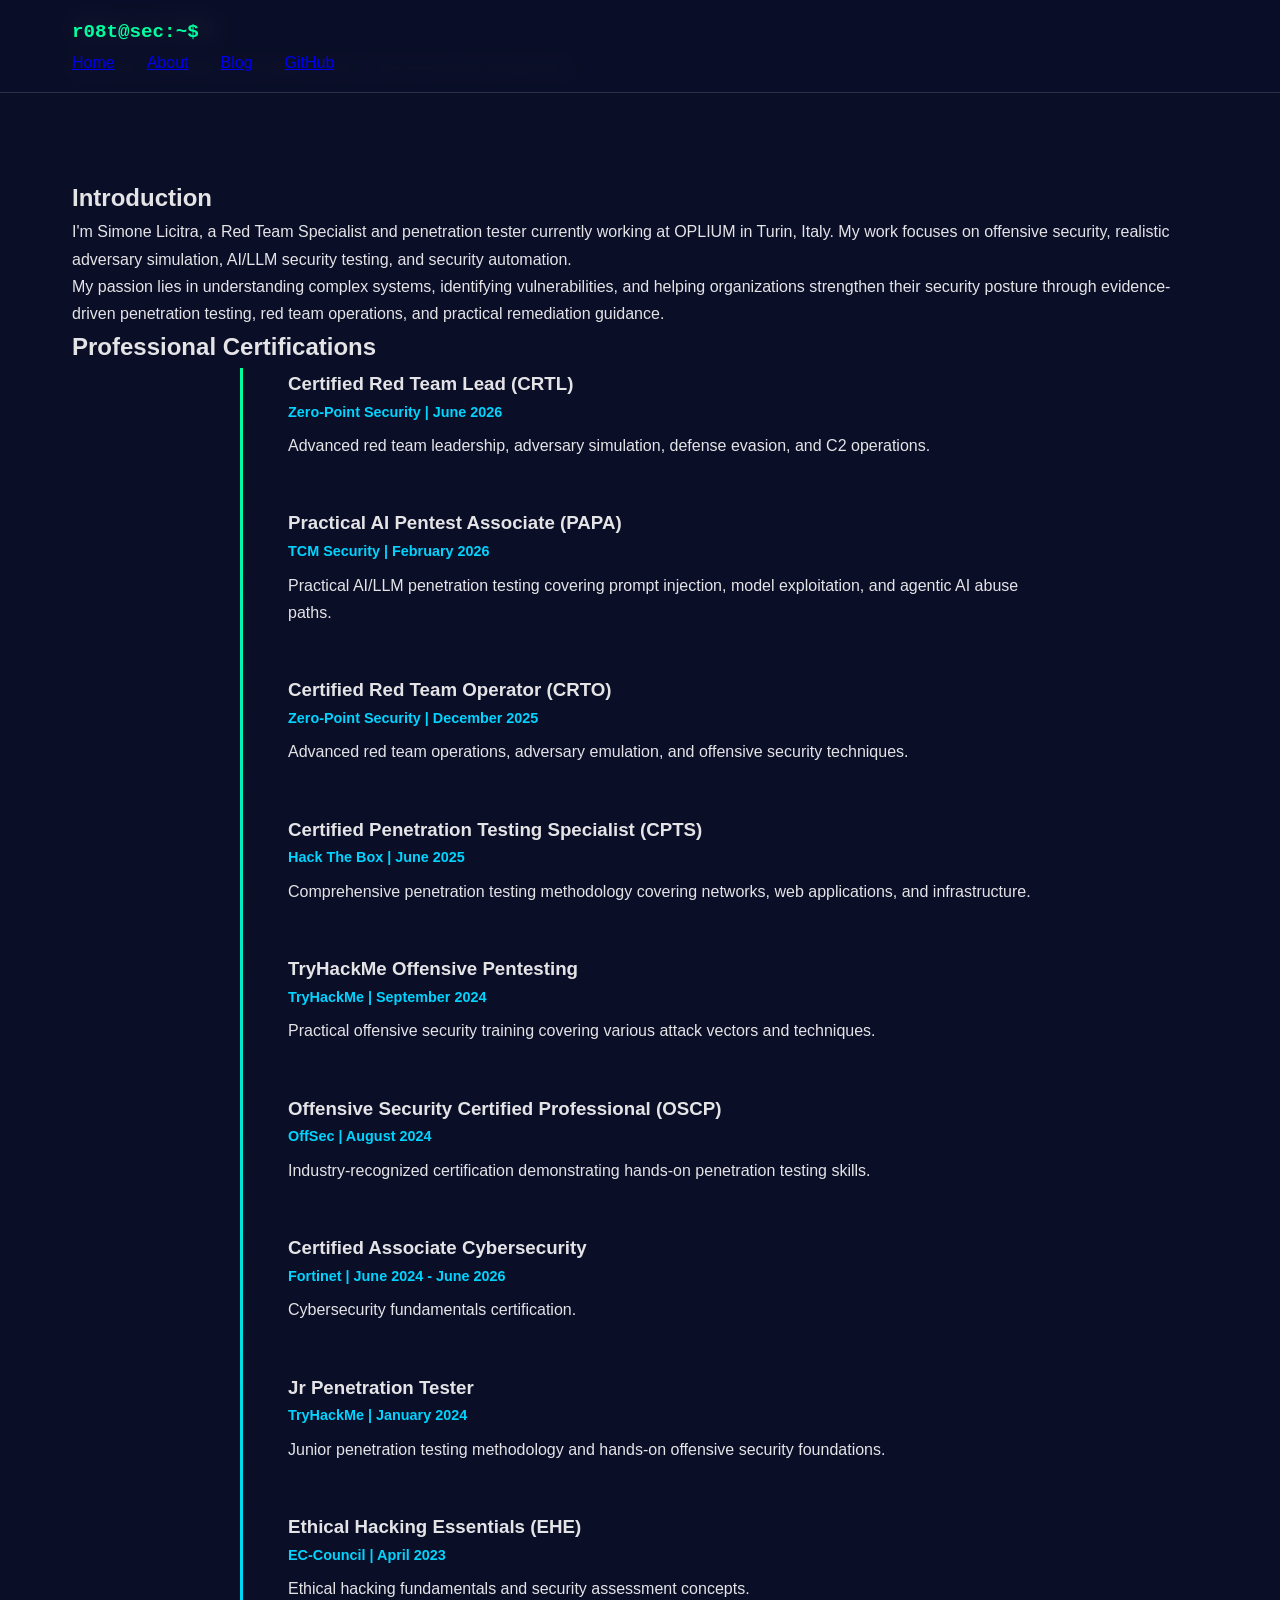
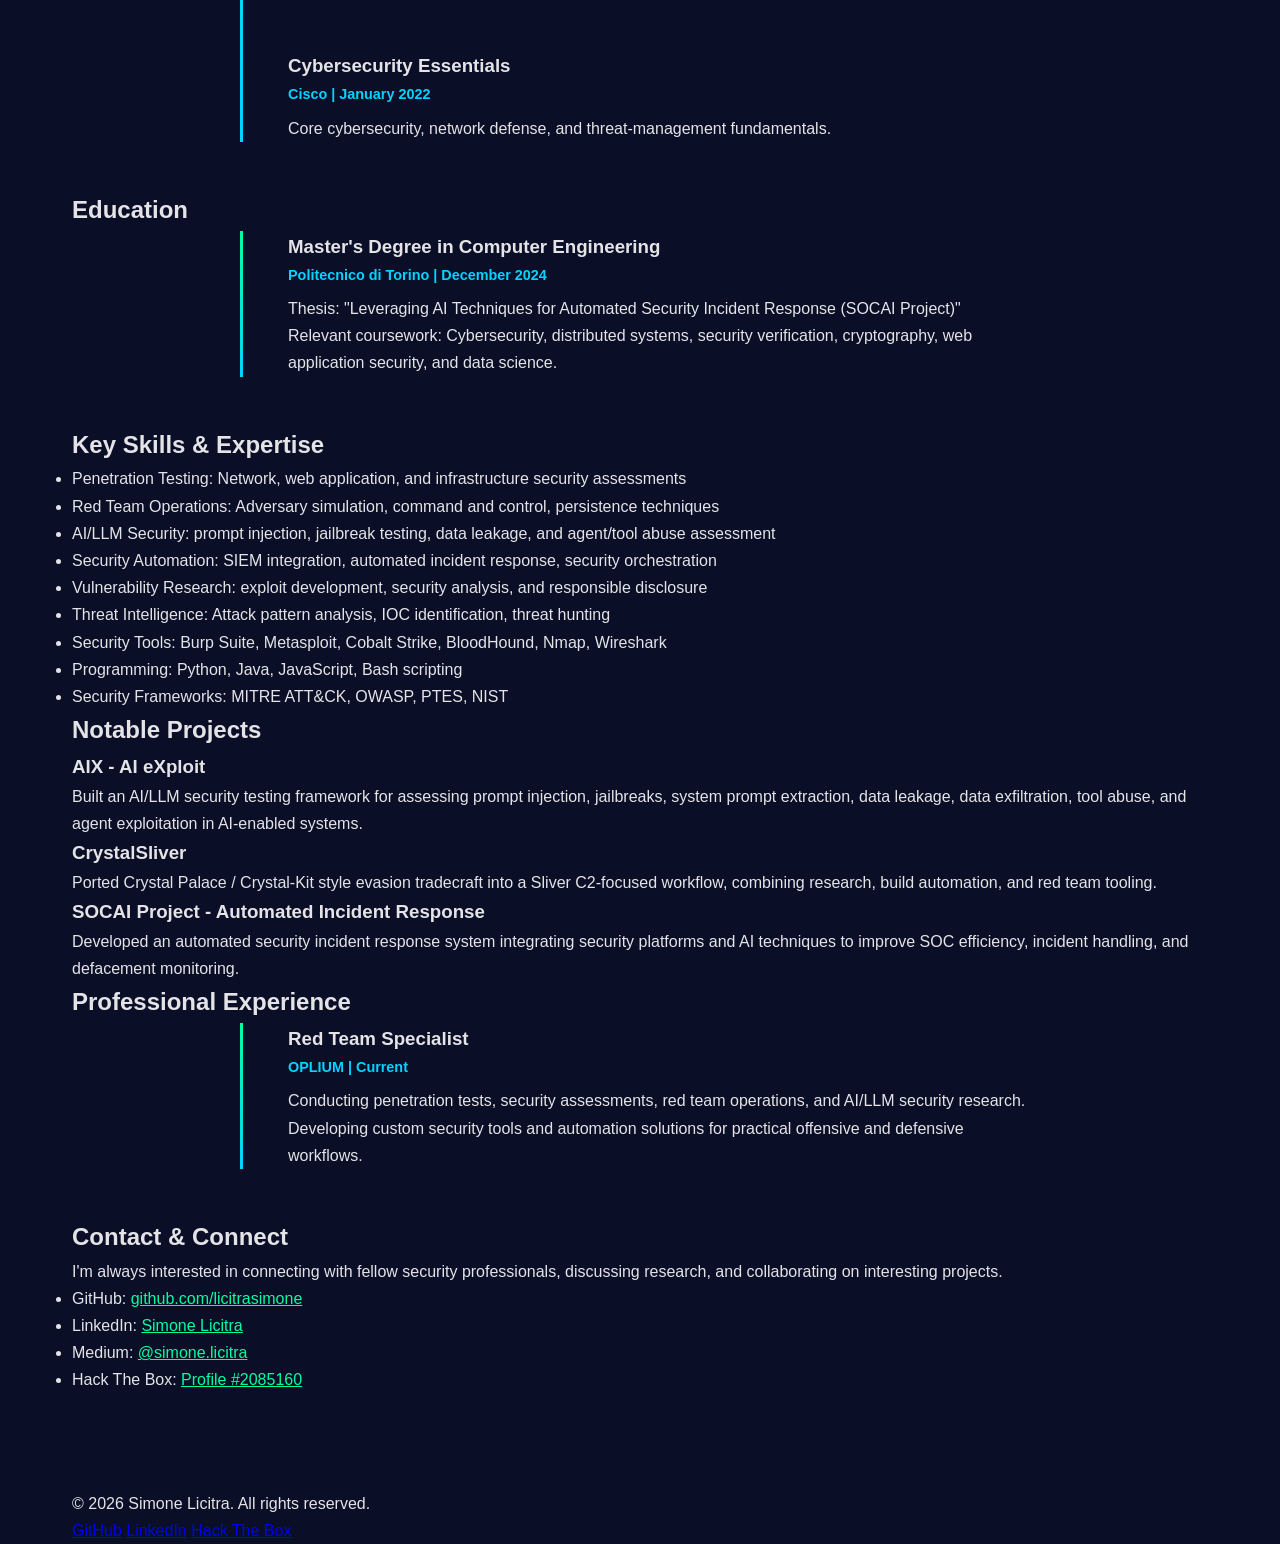
<file: about.html>
<!DOCTYPE html>
<html lang="en">
<head>
    <meta charset="UTF-8">
    <meta name="viewport" content="width=device-width, initial-scale=1.0">
    <meta name="description" content="About Simone Licitra - Red Team Specialist with CRTL, CRTO, PAPA, OSCP, and CPTS certifications. Learn about my experience in AI/LLM security, penetration testing, and red team operations.">
    <title>About | Simone Licitra</title>
    <link rel="stylesheet" href="styles.css">
</head>
<body>
    <nav class="navbar">
        <div class="container">
            <div class="nav-brand">
                <a href="index.html">r08t@sec:~$</a>
            </div>
            <ul class="nav-menu">
                <li><a href="index.html">Home</a></li>
                <li><a href="about.html" class="active">About</a></li>
                <li><a href="blog.html">Blog</a></li>
                <li><a href="https://github.com/licitrasimone" target="_blank">GitHub</a></li>
            </ul>
        </div>
    </nav>

    <header class="content-header">
        <div class="container">
            <h1>About Me</h1>
            <p class="subtitle">Red Team Specialist | Penetration Tester | AI/LLM Security Researcher</p>
        </div>
    </header>

    <section class="content-section">
        <div class="container">
            <h2>Introduction</h2>
            <p>I'm Simone Licitra, a Red Team Specialist and penetration tester currently working at OPLIUM in Turin, Italy. My work focuses on offensive security, realistic adversary simulation, AI/LLM security testing, and security automation.</p>
            <p>My passion lies in understanding complex systems, identifying vulnerabilities, and helping organizations strengthen their security posture through evidence-driven penetration testing, red team operations, and practical remediation guidance.</p>

            <h2>Professional Certifications</h2>
            <div class="timeline">
                <div class="timeline-item">
                    <h3>Certified Red Team Lead (CRTL)</h3>
                    <div class="timeline-date">Zero-Point Security | June 2026</div>
                    <p>Advanced red team leadership, adversary simulation, defense evasion, and C2 operations.</p>
                </div>
                <div class="timeline-item">
                    <h3>Practical AI Pentest Associate (PAPA)</h3>
                    <div class="timeline-date">TCM Security | February 2026</div>
                    <p>Practical AI/LLM penetration testing covering prompt injection, model exploitation, and agentic AI abuse paths.</p>
                </div>
                <div class="timeline-item">
                    <h3>Certified Red Team Operator (CRTO)</h3>
                    <div class="timeline-date">Zero-Point Security | December 2025</div>
                    <p>Advanced red team operations, adversary emulation, and offensive security techniques.</p>
                </div>
                <div class="timeline-item">
                    <h3>Certified Penetration Testing Specialist (CPTS)</h3>
                    <div class="timeline-date">Hack The Box | June 2025</div>
                    <p>Comprehensive penetration testing methodology covering networks, web applications, and infrastructure.</p>
                </div>
                <div class="timeline-item">
                    <h3>TryHackMe Offensive Pentesting</h3>
                    <div class="timeline-date">TryHackMe | September 2024</div>
                    <p>Practical offensive security training covering various attack vectors and techniques.</p>
                </div>
                <div class="timeline-item">
                    <h3>Offensive Security Certified Professional (OSCP)</h3>
                    <div class="timeline-date">OffSec | August 2024</div>
                    <p>Industry-recognized certification demonstrating hands-on penetration testing skills.</p>
                </div>
                <div class="timeline-item">
                    <h3>Certified Associate Cybersecurity</h3>
                    <div class="timeline-date">Fortinet | June 2024 - June 2026</div>
                    <p>Cybersecurity fundamentals certification.</p>
                </div>
                <div class="timeline-item">
                    <h3>Jr Penetration Tester</h3>
                    <div class="timeline-date">TryHackMe | January 2024</div>
                    <p>Junior penetration testing methodology and hands-on offensive security foundations.</p>
                </div>
                <div class="timeline-item">
                    <h3>Ethical Hacking Essentials (EHE)</h3>
                    <div class="timeline-date">EC-Council | April 2023</div>
                    <p>Ethical hacking fundamentals and security assessment concepts.</p>
                </div>
                <div class="timeline-item">
                    <h3>Cybersecurity Essentials</h3>
                    <div class="timeline-date">Cisco | January 2022</div>
                    <p>Core cybersecurity, network defense, and threat-management fundamentals.</p>
                </div>
            </div>

            <h2>Education</h2>
            <div class="timeline">
                <div class="timeline-item">
                    <h3>Master's Degree in Computer Engineering</h3>
                    <div class="timeline-date">Politecnico di Torino | December 2024</div>
                    <p>Thesis: "Leveraging AI Techniques for Automated Security Incident Response (SOCAI Project)"</p>
                    <p>Relevant coursework: Cybersecurity, distributed systems, security verification, cryptography, web application security, and data science.</p>
                </div>
            </div>

            <h2>Key Skills & Expertise</h2>
            <ul>
                <li>Penetration Testing: Network, web application, and infrastructure security assessments</li>
                <li>Red Team Operations: Adversary simulation, command and control, persistence techniques</li>
                <li>AI/LLM Security: prompt injection, jailbreak testing, data leakage, and agent/tool abuse assessment</li>
                <li>Security Automation: SIEM integration, automated incident response, security orchestration</li>
                <li>Vulnerability Research: exploit development, security analysis, and responsible disclosure</li>
                <li>Threat Intelligence: Attack pattern analysis, IOC identification, threat hunting</li>
                <li>Security Tools: Burp Suite, Metasploit, Cobalt Strike, BloodHound, Nmap, Wireshark</li>
                <li>Programming: Python, Java, JavaScript, Bash scripting</li>
                <li>Security Frameworks: MITRE ATT&CK, OWASP, PTES, NIST</li>
            </ul>

            <h2>Notable Projects</h2>

            <h3>AIX - AI eXploit</h3>
            <p>Built an AI/LLM security testing framework for assessing prompt injection, jailbreaks, system prompt extraction, data leakage, data exfiltration, tool abuse, and agent exploitation in AI-enabled systems.</p>

            <h3>CrystalSliver</h3>
            <p>Ported Crystal Palace / Crystal-Kit style evasion tradecraft into a Sliver C2-focused workflow, combining research, build automation, and red team tooling.</p>

            <h3>SOCAI Project - Automated Incident Response</h3>
            <p>Developed an automated security incident response system integrating security platforms and AI techniques to improve SOC efficiency, incident handling, and defacement monitoring.</p>

            <h2>Professional Experience</h2>
            <div class="timeline">
                <div class="timeline-item">
                    <h3>Red Team Specialist</h3>
                    <div class="timeline-date">OPLIUM | Current</div>
                    <p>Conducting penetration tests, security assessments, red team operations, and AI/LLM security research. Developing custom security tools and automation solutions for practical offensive and defensive workflows.</p>
                </div>
            </div>

            <h2>Contact & Connect</h2>
            <p>I'm always interested in connecting with fellow security professionals, discussing research, and collaborating on interesting projects.</p>
            <ul>
                <li>GitHub: <a href="https://github.com/licitrasimone" target="_blank" style="color: var(--accent-primary);">github.com/licitrasimone</a></li>
                <li>LinkedIn: <a href="https://www.linkedin.com/in/simone-licitra-009b8490/" target="_blank" style="color: var(--accent-primary);">Simone Licitra</a></li>
                <li>Medium: <a href="https://medium.com/@simone.licitra" target="_blank" style="color: var(--accent-primary);">@simone.licitra</a></li>
                <li>Hack The Box: <a href="https://app.hackthebox.com/profile/2085160" target="_blank" style="color: var(--accent-primary);">Profile #2085160</a></li>
            </ul>
        </div>
    </section>

    <footer>
        <div class="container">
            <p>&copy; 2026 Simone Licitra. All rights reserved.</p>
            <div class="social-links">
                <a href="https://github.com/licitrasimone" target="_blank">GitHub</a>
                <a href="https://www.linkedin.com/in/simone-licitra-009b8490/" target="_blank">LinkedIn</a>
                <a href="https://app.hackthebox.com/profile/2085160" target="_blank">Hack The Box</a>
            </div>
        </div>
    </footer>
</body>
</html>
</file>
<file: styles.css>
/* ===== Reset & Base Styles ===== */
* {
    margin: 0;
    padding: 0;
    box-sizing: border-box;
}

:root {
    --bg-primary: #0a0e27;
    --bg-secondary: #151932;
    --bg-card: #1a1f3a;
    --text-primary: #e4e4e7;
    --text-secondary: #a1a1aa;
    --accent-primary: #00ff9f;
    --accent-secondary: #00d4ff;
    --accent-red: #ff3864;
    --accent-purple: #a855f7;
    --border-color: #2a2f4a;
    --shadow-glow: 0 0 30px rgba(0, 255, 159, 0.3);
}

html {
    scroll-behavior: smooth;
}

body {
    font-family: 'Inter', -apple-system, BlinkMacSystemFont, 'Segoe UI', Roboto, Oxygen, Ubuntu, Cantarell, sans-serif;
    background-color: var(--bg-primary);
    color: var(--text-primary);
    line-height: 1.7;
    overflow-x: hidden;
}

.container {
    max-width: 1200px;
    margin: 0 auto;
    padding: 0 2rem;
}

/* ===== Animated Background ===== */
.particles-container {
    position: fixed;
    top: 0;
    left: 0;
    width: 100%;
    height: 100%;
    z-index: -2;
    pointer-events: none;
}

.matrix-bg {
    position: fixed;
    top: 0;
    left: 0;
    width: 100%;
    height: 100%;
    z-index: -1;
    opacity: 0.03;
    background-image:
        linear-gradient(90deg, var(--accent-primary) 1px, transparent 1px),
        linear-gradient(var(--accent-primary) 1px, transparent 1px);
    background-size: 30px 30px;
    animation: matrixScroll 20s linear infinite;
}

@keyframes matrixScroll {
    0% { background-position: 0 0; }
    100% { background-position: 30px 30px; }
}

/* ===== Navigation ===== */
.navbar {
    position: fixed;
    top: 0;
    left: 0;
    width: 100%;
    background: rgba(10, 14, 39, 0.95);
    backdrop-filter: blur(10px);
    border-bottom: 1px solid var(--border-color);
    padding: 1rem 0;
    z-index: 1000;
    transition: all 0.3s ease;
}

.navbar.scrolled {
    background: rgba(10, 14, 39, 0.98);
    box-shadow: 0 5px 30px rgba(0, 255, 159, 0.1);
}

.nav-container {
    display: flex;
    justify-content: space-between;
    align-items: center;
}

.nav-brand a {
    font-family: 'Courier New', monospace;
    font-size: 1.2rem;
    font-weight: bold;
    color: var(--accent-primary);
    text-decoration: none;
    display: flex;
    align-items: center;
    gap: 0.5rem;
    transition: all 0.3s ease;
}

.nav-brand a:hover {
    transform: translateX(5px);
    text-shadow: 0 0 20px var(--accent-primary);
}

.terminal-prompt {
    animation: pulse 2s ease-in-out infinite;
}

@keyframes pulse {
    0%, 100% { opacity: 1; }
    50% { opacity: 0.7; }
}

.cursor {
    animation: blink 1s step-end infinite;
}

@keyframes blink {
    0%, 50% { opacity: 1; }
    51%, 100% { opacity: 0; }
}

.nav-toggle {
    display: none;
    flex-direction: column;
    gap: 5px;
    background: none;
    border: none;
    cursor: pointer;
}

.nav-toggle span {
    width: 25px;
    height: 3px;
    background: var(--accent-primary);
    transition: all 0.3s ease;
}

.nav-menu {
    display: flex;
    list-style: none;
    gap: 2rem;
}

.nav-link {
    color: var(--text-secondary);
    text-decoration: none;
    font-weight: 500;
    position: relative;
    padding: 0.5rem 0;
    transition: color 0.3s ease;
}

.nav-link::after {
    content: '';
    position: absolute;
    bottom: 0;
    left: 0;
    width: 0;
    height: 2px;
    background: var(--accent-primary);
    transition: width 0.3s ease;
}

.nav-link:hover,
.nav-link.active {
    color: var(--accent-primary);
}

.nav-link:hover::after,
.nav-link.active::after {
    width: 100%;
}

/* ===== Hero Section ===== */
.hero-section {
    min-height: 100vh;
    display: flex;
    align-items: center;
    justify-content: center;
    position: relative;
    padding: 8rem 2rem 4rem;
}

.hero-content {
    text-align: center;
    animation: fadeInUp 1s ease-out;
}

@keyframes fadeInUp {
    from {
        opacity: 0;
        transform: translateY(30px);
    }
    to {
        opacity: 1;
        transform: translateY(0);
    }
}

.glitch-text {
    font-size: clamp(3rem, 8vw, 5rem);
    font-weight: 900;
    color: var(--accent-primary);
    text-shadow: 0 0 30px rgba(0, 255, 159, 0.5);
    margin-bottom: 1rem;
    position: relative;
    animation: glitchAnimation 5s infinite;
}

@keyframes glitchAnimation {
    0%, 90%, 100% {
        text-shadow:
            0 0 30px rgba(0, 255, 159, 0.5),
            0 0 60px rgba(0, 255, 159, 0.3);
    }
    91%, 93%, 95%, 97% {
        text-shadow:
            -2px 0 0 #00ff9f,
            2px 0 0 #ff3864,
            0 0 50px rgba(0, 255, 159, 0.7);
        transform: skew(-0.5deg);
    }
    92%, 94%, 96%, 98% {
        text-shadow:
            2px 0 0 #00ff9f,
            -2px 0 0 #ff3864,
            0 0 50px rgba(0, 255, 159, 0.7);
        transform: skew(0.5deg);
    }
}

.typing-container {
    font-size: clamp(1.2rem, 3vw, 1.8rem);
    color: var(--text-secondary);
    font-family: 'Courier New', monospace;
    margin-bottom: 2rem;
    min-height: 50px;
    display: flex;
    justify-content: center;
    align-items: center;
    gap: 0.5rem;
}

.typing-prefix {
    color: var(--accent-primary);
}

.typing-cursor {
    color: var(--accent-primary);
    animation: blink 1s step-end infinite;
}

.hero-badges {
    display: flex;
    justify-content: center;
    gap: 1rem;
    margin: 2rem 0;
    flex-wrap: wrap;
}

.badge {
    padding: 0.8rem 1.5rem;
    border-radius: 50px;
    font-weight: 700;
    font-size: 0.95rem;
    letter-spacing: 1px;
    display: inline-flex;
    align-items: center;
    gap: 0.5rem;
    transition: all 0.3s ease;
    position: relative;
    overflow: hidden;
}

.badge::before {
    content: '';
    position: absolute;
    top: 0;
    left: -100%;
    width: 100%;
    height: 100%;
    background: linear-gradient(90deg, transparent, rgba(255, 255, 255, 0.2), transparent);
    transition: left 0.5s;
}

.badge:hover::before {
    left: 100%;
}

.badge-oscp {
    background: linear-gradient(135deg, #dc2626, #ef4444);
    box-shadow: 0 10px 30px rgba(220, 38, 38, 0.3);
}

.badge-crto {
    background: linear-gradient(135deg, #a855f7, #c084fc);
    box-shadow: 0 10px 30px rgba(168, 85, 247, 0.3);
}

.badge-cpts {
    background: linear-gradient(135deg, #0891b2, #06b6d4);
    box-shadow: 0 10px 30px rgba(8, 145, 178, 0.3);
}

.badge-crtl {
    background: linear-gradient(135deg, #7c2d12, #f97316);
    box-shadow: 0 10px 30px rgba(249, 115, 22, 0.3);
}

.badge-papa {
    background: linear-gradient(135deg, #4f46e5, #22d3ee);
    box-shadow: 0 10px 30px rgba(79, 70, 229, 0.3);
}

.badge:hover {
    transform: translateY(-5px) scale(1.05);
    box-shadow: 0 15px 40px rgba(0, 255, 159, 0.4);
}

.hero-cta {
    display: flex;
    justify-content: center;
    gap: 1.5rem;
    margin: 3rem 0 2rem;
    flex-wrap: wrap;
}

.btn {
    padding: 1rem 2.5rem;
    border-radius: 8px;
    text-decoration: none;
    font-weight: 600;
    font-size: 1rem;
    display: inline-flex;
    align-items: center;
    gap: 0.8rem;
    transition: all 0.3s ease;
    position: relative;
    overflow: hidden;
    border: 2px solid transparent;
}

.btn::before {
    content: '';
    position: absolute;
    top: 50%;
    left: 50%;
    width: 0;
    height: 0;
    border-radius: 50%;
    background: rgba(255, 255, 255, 0.1);
    transform: translate(-50%, -50%);
    transition: width 0.6s, height 0.6s;
}

.btn:hover::before {
    width: 300px;
    height: 300px;
}

.btn span, .btn i {
    position: relative;
    z-index: 1;
}

.btn-primary {
    background: linear-gradient(135deg, var(--accent-primary), #00d4aa);
    color: var(--bg-primary);
}

.btn-primary:hover {
    transform: translateY(-3px);
    box-shadow: 0 10px 30px rgba(0, 255, 159, 0.4);
}

.btn-secondary {
    background: transparent;
    border-color: var(--accent-secondary);
    color: var(--accent-secondary);
}

.btn-secondary:hover {
    background: var(--accent-secondary);
    color: var(--bg-primary);
    transform: translateY(-3px);
    box-shadow: 0 10px 30px rgba(0, 212, 255, 0.4);
}

.hero-social {
    display: flex;
    justify-content: center;
    gap: 1.5rem;
    margin-top: 2rem;
}

.social-icon {
    width: 50px;
    height: 50px;
    border-radius: 50%;
    border: 2px solid var(--border-color);
    display: flex;
    align-items: center;
    justify-content: center;
    color: var(--text-secondary);
    transition: all 0.3s ease;
    background: var(--bg-card);
}

.social-icon:hover {
    border-color: var(--accent-primary);
    color: var(--accent-primary);
    transform: translateY(-5px) rotate(360deg);
    box-shadow: 0 10px 30px rgba(0, 255, 159, 0.3);
}

.scroll-indicator {
    position: absolute;
    bottom: 2rem;
    left: 50%;
    transform: translateX(-50%);
    animation: bounce 2s infinite;
}

@keyframes bounce {
    0%, 20%, 50%, 80%, 100% { transform: translateX(-50%) translateY(0); }
    40% { transform: translateX(-50%) translateY(-10px); }
    60% { transform: translateX(-50%) translateY(-5px); }
}

.mouse {
    width: 30px;
    height: 50px;
    border: 2px solid var(--accent-primary);
    border-radius: 15px;
    position: relative;
}

.mouse::before {
    content: '';
    position: absolute;
    top: 10px;
    left: 50%;
    width: 6px;
    height: 10px;
    background: var(--accent-primary);
    border-radius: 3px;
    transform: translateX(-50%);
    animation: scroll 2s infinite;
}

@keyframes scroll {
    0%, 100% { opacity: 0; top: 10px; }
    50% { opacity: 1; top: 20px; }
}

/* ===== Section Styles ===== */
section {
    padding: 6rem 0;
    position: relative;
}

.section-header {
    text-align: center;
    margin-bottom: 4rem;
}

.section-title {
    font-size: clamp(2rem, 5vw, 3rem);
    font-weight: 800;
    display: flex;
    align-items: center;
    justify-content: center;
    gap: 1rem;
    margin-bottom: 1rem;
}

.section-number {
    color: var(--accent-primary);
    font-family: 'Courier New', monospace;
    font-size: 1.5rem;
}

.section-line {
    width: 100px;
    height: 3px;
    background: linear-gradient(90deg, transparent, var(--accent-primary), transparent);
    margin: 0 auto;
    animation: lineGrow 2s ease-out;
}

@keyframes lineGrow {
    from { width: 0; }
    to { width: 100px; }
}

/* ===== About Section ===== */
.about-section {
    background: linear-gradient(135deg, var(--bg-primary) 0%, var(--bg-secondary) 100%);
}

.about-content {
    display: grid;
    grid-template-columns: 1fr 1fr;
    gap: 4rem;
    align-items: center;
}

.about-text p {
    margin-bottom: 1.5rem;
    color: var(--text-secondary);
    font-size: 1.1rem;
}

.lead {
    font-size: 1.4rem !important;
    color: var(--text-primary) !important;
    font-weight: 600;
}

.highlight {
    color: var(--accent-primary);
    font-weight: 600;
}

.stats-grid {
    display: grid;
    grid-template-columns: repeat(3, 1fr);
    gap: 1.5rem;
    margin-top: 2rem;
}

.stat-card {
    text-align: center;
    padding: 1.5rem;
    background: var(--bg-card);
    border: 1px solid var(--border-color);
    border-radius: 10px;
    transition: all 0.3s ease;
}

.stat-card:hover {
    transform: translateY(-5px);
    border-color: var(--accent-primary);
    box-shadow: 0 10px 30px rgba(0, 255, 159, 0.2);
}

.stat-card i {
    font-size: 2rem;
    color: var(--accent-primary);
    margin-bottom: 0.5rem;
}

.stat-card h3 {
    font-size: 2rem;
    color: var(--text-primary);
    margin: 0.5rem 0;
}

.stat-card p {
    color: var(--text-secondary);
    margin: 0;
}

.terminal-window {
    background: #1e1e1e;
    border-radius: 10px;
    overflow: hidden;
    box-shadow: 0 20px 60px rgba(0, 0, 0, 0.5);
    border: 1px solid var(--border-color);
    animation: slideInRight 1s ease-out;
}

@keyframes slideInRight {
    from {
        opacity: 0;
        transform: translateX(50px);
    }
    to {
        opacity: 1;
        transform: translateX(0);
    }
}

.terminal-header {
    background: #323232;
    padding: 0.8rem;
    display: flex;
    gap: 0.5rem;
}

.terminal-btn {
    width: 12px;
    height: 12px;
    border-radius: 50%;
}

.terminal-btn.red { background: #ff5f56; }
.terminal-btn.yellow { background: #ffbd2e; }
.terminal-btn.green { background: #27c93f; }

.terminal-body {
    padding: 1.5rem;
    font-family: 'Courier New', monospace;
    font-size: 0.95rem;
    line-height: 1.8;
}

.terminal-body p {
    margin: 0.3rem 0;
}

.prompt {
    color: #4ade80;
    font-weight: bold;
}

.path {
    color: #60a5fa;
}

.cursor-blink {
    animation: blink 1s step-end infinite;
    color: var(--accent-primary);
}

/* ===== Skills Section ===== */
.skills-section {
    background: var(--bg-primary);
}

.skills-grid {
    display: grid;
    grid-template-columns: repeat(auto-fit, minmax(300px, 1fr));
    gap: 2rem;
}

.skill-category {
    background: var(--bg-card);
    padding: 2rem;
    border-radius: 15px;
    border: 1px solid var(--border-color);
    transition: all 0.4s ease;
    position: relative;
    overflow: hidden;
}

.skill-category::before {
    content: '';
    position: absolute;
    top: 0;
    left: -100%;
    width: 100%;
    height: 100%;
    background: linear-gradient(90deg, transparent, rgba(0, 255, 159, 0.05), transparent);
    transition: left 0.6s;
}

.skill-category:hover::before {
    left: 100%;
}

.skill-category:hover {
    transform: translateY(-10px);
    border-color: var(--accent-primary);
    box-shadow: 0 15px 40px rgba(0, 255, 159, 0.2);
}

.category-icon {
    font-size: 3rem;
    color: var(--accent-primary);
    margin-bottom: 1rem;
}

.skill-category h3 {
    font-size: 1.4rem;
    margin-bottom: 1.5rem;
    color: var(--text-primary);
}

.skill-tags {
    display: flex;
    flex-wrap: wrap;
    gap: 0.8rem;
}

.skill-tag {
    padding: 0.5rem 1rem;
    background: rgba(0, 255, 159, 0.1);
    border: 1px solid rgba(0, 255, 159, 0.3);
    border-radius: 20px;
    font-size: 0.85rem;
    color: var(--text-primary);
    transition: all 0.3s ease;
}

.skill-tag:hover {
    background: var(--accent-primary);
    color: var(--bg-primary);
    transform: translateY(-3px);
}

/* ===== Timeline (Certifications) ===== */
.certifications-section {
    background: linear-gradient(135deg, var(--bg-secondary) 0%, var(--bg-primary) 100%);
}

.timeline {
    position: relative;
    max-width: 800px;
    margin: 0 auto;
    padding-left: 3rem;
}

.timeline::before {
    content: '';
    position: absolute;
    left: 0;
    top: 0;
    bottom: 0;
    width: 3px;
    background: linear-gradient(180deg, var(--accent-primary), var(--accent-secondary));
}

.timeline-item {
    position: relative;
    margin-bottom: 3rem;
    animation: fadeInLeft 0.8s ease-out;
}

@keyframes fadeInLeft {
    from {
        opacity: 0;
        transform: translateX(-30px);
    }
    to {
        opacity: 1;
        transform: translateX(0);
    }
}

.timeline-dot {
    position: absolute;
    left: -3.65rem;
    top: 0;
    width: 20px;
    height: 20px;
    border-radius: 50%;
    background: var(--accent-primary);
    border: 4px solid var(--bg-primary);
    box-shadow: 0 0 20px var(--accent-primary);
    animation: pulse-dot 2s infinite;
}

@keyframes pulse-dot {
    0%, 100% {
        box-shadow: 0 0 20px var(--accent-primary);
    }
    50% {
        box-shadow: 0 0 30px var(--accent-primary), 0 0 40px var(--accent-primary);
    }
}

.timeline-content {
    background: var(--bg-card);
    padding: 2rem;
    border-radius: 10px;
    border: 1px solid var(--border-color);
    transition: all 0.3s ease;
}

.timeline-content:hover {
    transform: translateX(10px);
    border-color: var(--accent-primary);
    box-shadow: 0 10px 30px rgba(0, 255, 159, 0.2);
}

.timeline-date {
    color: var(--accent-secondary);
    font-weight: 600;
    font-size: 0.9rem;
    display: block;
    margin-bottom: 0.5rem;
}

.timeline-content h3 {
    font-size: 1.4rem;
    color: var(--text-primary);
    margin-bottom: 0.5rem;
}

.timeline-content p {
    color: var(--text-secondary);
    margin-bottom: 1rem;
}

.cert-badge {
    display: inline-block;
    padding: 0.4rem 1rem;
    border-radius: 20px;
    font-size: 0.8rem;
    font-weight: 600;
}

.cert-badge.red-team { background: rgba(168, 85, 247, 0.2); color: #c084fc; }
.cert-badge.ai-security { background: rgba(79, 70, 229, 0.2); color: #22d3ee; }
.cert-badge.pentesting { background: rgba(8, 145, 178, 0.2); color: #06b6d4; }
.cert-badge.offensive { background: rgba(255, 56, 100, 0.2); color: #ff6b9d; }
.cert-badge.oscp { background: rgba(220, 38, 38, 0.2); color: #ef4444; }
.cert-badge.foundation { background: rgba(0, 255, 159, 0.2); color: var(--accent-primary); }

/* ===== Projects Section ===== */
.projects-section {
    background: var(--bg-primary);
}

.projects-grid {
    display: grid;
    grid-template-columns: repeat(auto-fit, minmax(320px, 1fr));
    gap: 2rem;
}

.project-card {
    background: var(--bg-card);
    padding: 2.5rem;
    border-radius: 15px;
    border: 1px solid var(--border-color);
    transition: all 0.4s ease;
    position: relative;
    overflow: hidden;
}

.project-card::after {
    content: '';
    position: absolute;
    top: -50%;
    right: -50%;
    width: 200%;
    height: 200%;
    background: radial-gradient(circle, rgba(0, 255, 159, 0.1) 0%, transparent 70%);
    opacity: 0;
    transition: opacity 0.4s;
}

.project-card:hover::after {
    opacity: 1;
}

.project-card:hover {
    transform: translateY(-10px) scale(1.02);
    border-color: var(--accent-primary);
    box-shadow: 0 20px 50px rgba(0, 255, 159, 0.2);
}

.project-card.featured {
    grid-column: span 1;
    background: linear-gradient(135deg, var(--bg-card) 0%, rgba(0, 255, 159, 0.05) 100%);
}

.project-icon {
    font-size: 3rem;
    color: var(--accent-primary);
    margin-bottom: 1.5rem;
}

.project-card h3 {
    font-size: 1.5rem;
    color: var(--text-primary);
    margin-bottom: 1rem;
}

.project-card p {
    color: var(--text-secondary);
    margin-bottom: 1.5rem;
    line-height: 1.7;
}

.project-tags {
    display: flex;
    flex-wrap: wrap;
    gap: 0.8rem;
    margin-bottom: 1.5rem;
}

.project-tags span {
    padding: 0.4rem 1rem;
    background: rgba(0, 212, 255, 0.1);
    border: 1px solid rgba(0, 212, 255, 0.3);
    border-radius: 20px;
    font-size: 0.8rem;
    color: var(--accent-secondary);
}

.project-link {
    display: inline-flex;
    align-items: center;
    gap: 0.5rem;
    color: var(--accent-primary);
    text-decoration: none;
    font-weight: 600;
    transition: all 0.3s ease;
}

.project-link:hover {
    gap: 1rem;
    text-shadow: 0 0 10px var(--accent-primary);
}

/* ===== Blog Section ===== */
.blog-section {
    background: linear-gradient(135deg, var(--bg-secondary) 0%, var(--bg-primary) 100%);
}

.blog-grid {
    display: grid;
    grid-template-columns: repeat(auto-fit, minmax(300px, 1fr));
    gap: 2rem;
    margin-bottom: 3rem;
}

.blog-card {
    background: var(--bg-card);
    border-radius: 15px;
    border: 1px solid var(--border-color);
    overflow: hidden;
    transition: all 0.4s ease;
}

.blog-card:hover {
    transform: translateY(-10px);
    border-color: var(--accent-primary);
    box-shadow: 0 20px 50px rgba(0, 255, 159, 0.2);
}

.blog-image {
    height: 200px;
    background: linear-gradient(135deg, var(--accent-primary), var(--accent-secondary));
    position: relative;
    overflow: hidden;
}

.blog-overlay {
    position: absolute;
    top: 0;
    left: 0;
    width: 100%;
    height: 100%;
    background: rgba(10, 14, 39, 0.8);
    display: flex;
    align-items: center;
    justify-content: center;
    transition: background 0.3s;
}

.blog-card:hover .blog-overlay {
    background: rgba(10, 14, 39, 0.6);
}

.blog-overlay i {
    font-size: 3rem;
    color: var(--accent-primary);
    transition: transform 0.3s ease;
}

.blog-card:hover .blog-overlay i {
    transform: scale(1.1);
}

.blog-content {
    padding: 2rem;
}

.blog-meta {
    display: flex;
    justify-content: space-between;
    align-items: center;
    margin-bottom: 1rem;
    flex-wrap: wrap;
    gap: 1rem;
}

.blog-date {
    color: var(--text-secondary);
    font-size: 0.9rem;
}

.blog-category {
    padding: 0.3rem 1rem;
    background: rgba(0, 255, 159, 0.1);
    border-radius: 15px;
    font-size: 0.8rem;
    color: var(--accent-primary);
    font-weight: 600;
}

.blog-content h3 {
    font-size: 1.3rem;
    color: var(--text-primary);
    margin-bottom: 1rem;
}

.blog-content p {
    color: var(--text-secondary);
    margin-bottom: 1.5rem;
    line-height: 1.7;
}

.read-more {
    display: inline-flex;
    align-items: center;
    gap: 0.5rem;
    color: var(--accent-primary);
    text-decoration: none;
    font-weight: 600;
    transition: all 0.3s ease;
}

.read-more:hover {
    gap: 1rem;
    text-shadow: 0 0 10px var(--accent-primary);
}

.blog-cta {
    text-align: center;
}

/* ===== Contact Section ===== */
.contact-section {
    background: var(--bg-primary);
}

.contact-content {
    text-align: center;
    max-width: 800px;
    margin: 0 auto;
}

.contact-text {
    margin-bottom: 3rem;
}

.contact-text p {
    font-size: 1.2rem;
    color: var(--text-secondary);
    margin-bottom: 1rem;
}

.contact-links {
    display: grid;
    grid-template-columns: repeat(auto-fit, minmax(200px, 1fr));
    gap: 2rem;
}

.contact-card {
    background: var(--bg-card);
    padding: 2rem;
    border-radius: 15px;
    border: 1px solid var(--border-color);
    text-decoration: none;
    transition: all 0.3s ease;
    display: flex;
    flex-direction: column;
    align-items: center;
    gap: 1rem;
}

.contact-card:hover {
    transform: translateY(-10px);
    border-color: var(--accent-primary);
    box-shadow: 0 15px 40px rgba(0, 255, 159, 0.2);
}

.contact-card i {
    font-size: 3rem;
    color: var(--accent-primary);
    transition: transform 0.3s;
}

.contact-card:hover i {
    transform: scale(1.2) rotate(10deg);
}

.contact-card h3 {
    color: var(--text-primary);
    margin: 0;
}

.contact-card p {
    color: var(--text-secondary);
    margin: 0;
}

/* ===== Footer ===== */
.footer {
    background: var(--bg-secondary);
    padding: 3rem 0;
    border-top: 1px solid var(--border-color);
    margin-top: 4rem;
}

.footer-content {
    display: flex;
    justify-content: space-between;
    align-items: center;
    flex-wrap: wrap;
    gap: 2rem;
}

.footer-text p {
    color: var(--text-secondary);
    margin: 0.3rem 0;
}

.footer-social {
    display: flex;
    gap: 1.5rem;
}

.footer-social a {
    width: 40px;
    height: 40px;
    border-radius: 50%;
    background: var(--bg-card);
    border: 1px solid var(--border-color);
    display: flex;
    align-items: center;
    justify-content: center;
    color: var(--text-secondary);
    transition: all 0.3s ease;
}

.footer-social a:hover {
    border-color: var(--accent-primary);
    color: var(--accent-primary);
    transform: translateY(-5px);
    box-shadow: 0 10px 20px rgba(0, 255, 159, 0.2);
}

/* ===== Responsive Design ===== */
@media (max-width: 968px) {
    .about-content {
        grid-template-columns: 1fr;
    }

    .stats-grid {
        grid-template-columns: repeat(3, 1fr);
    }

    .timeline {
        padding-left: 2rem;
    }
}

@media (max-width: 768px) {
    .nav-toggle {
        display: flex;
    }

    .nav-menu {
        position: absolute;
        top: 100%;
        left: 0;
        width: 100%;
        background: rgba(10, 14, 39, 0.98);
        flex-direction: column;
        padding: 2rem;
        gap: 1rem;
        transform: translateY(-100%);
        opacity: 0;
        pointer-events: none;
        transition: all 0.3s ease;
    }

    .nav-menu.active {
        transform: translateY(0);
        opacity: 1;
        pointer-events: all;
    }

    .hero-section {
        padding: 6rem 2rem 4rem;
    }

    .hero-cta {
        flex-direction: column;
        align-items: center;
    }

    .btn {
        width: 100%;
        max-width: 300px;
        justify-content: center;
    }

    .stats-grid {
        grid-template-columns: 1fr;
    }

    .skills-grid,
    .projects-grid,
    .blog-grid {
        grid-template-columns: 1fr;
    }

    .project-card.featured {
        grid-column: span 1;
    }

    .contact-links {
        grid-template-columns: 1fr;
    }

    .footer-content {
        text-align: center;
        flex-direction: column;
    }
}

@media (max-width: 480px) {
    .hero-badges {
        flex-direction: column;
        align-items: center;
    }

    .badge {
        width: 100%;
        max-width: 200px;
        justify-content: center;
    }
}
</file>
